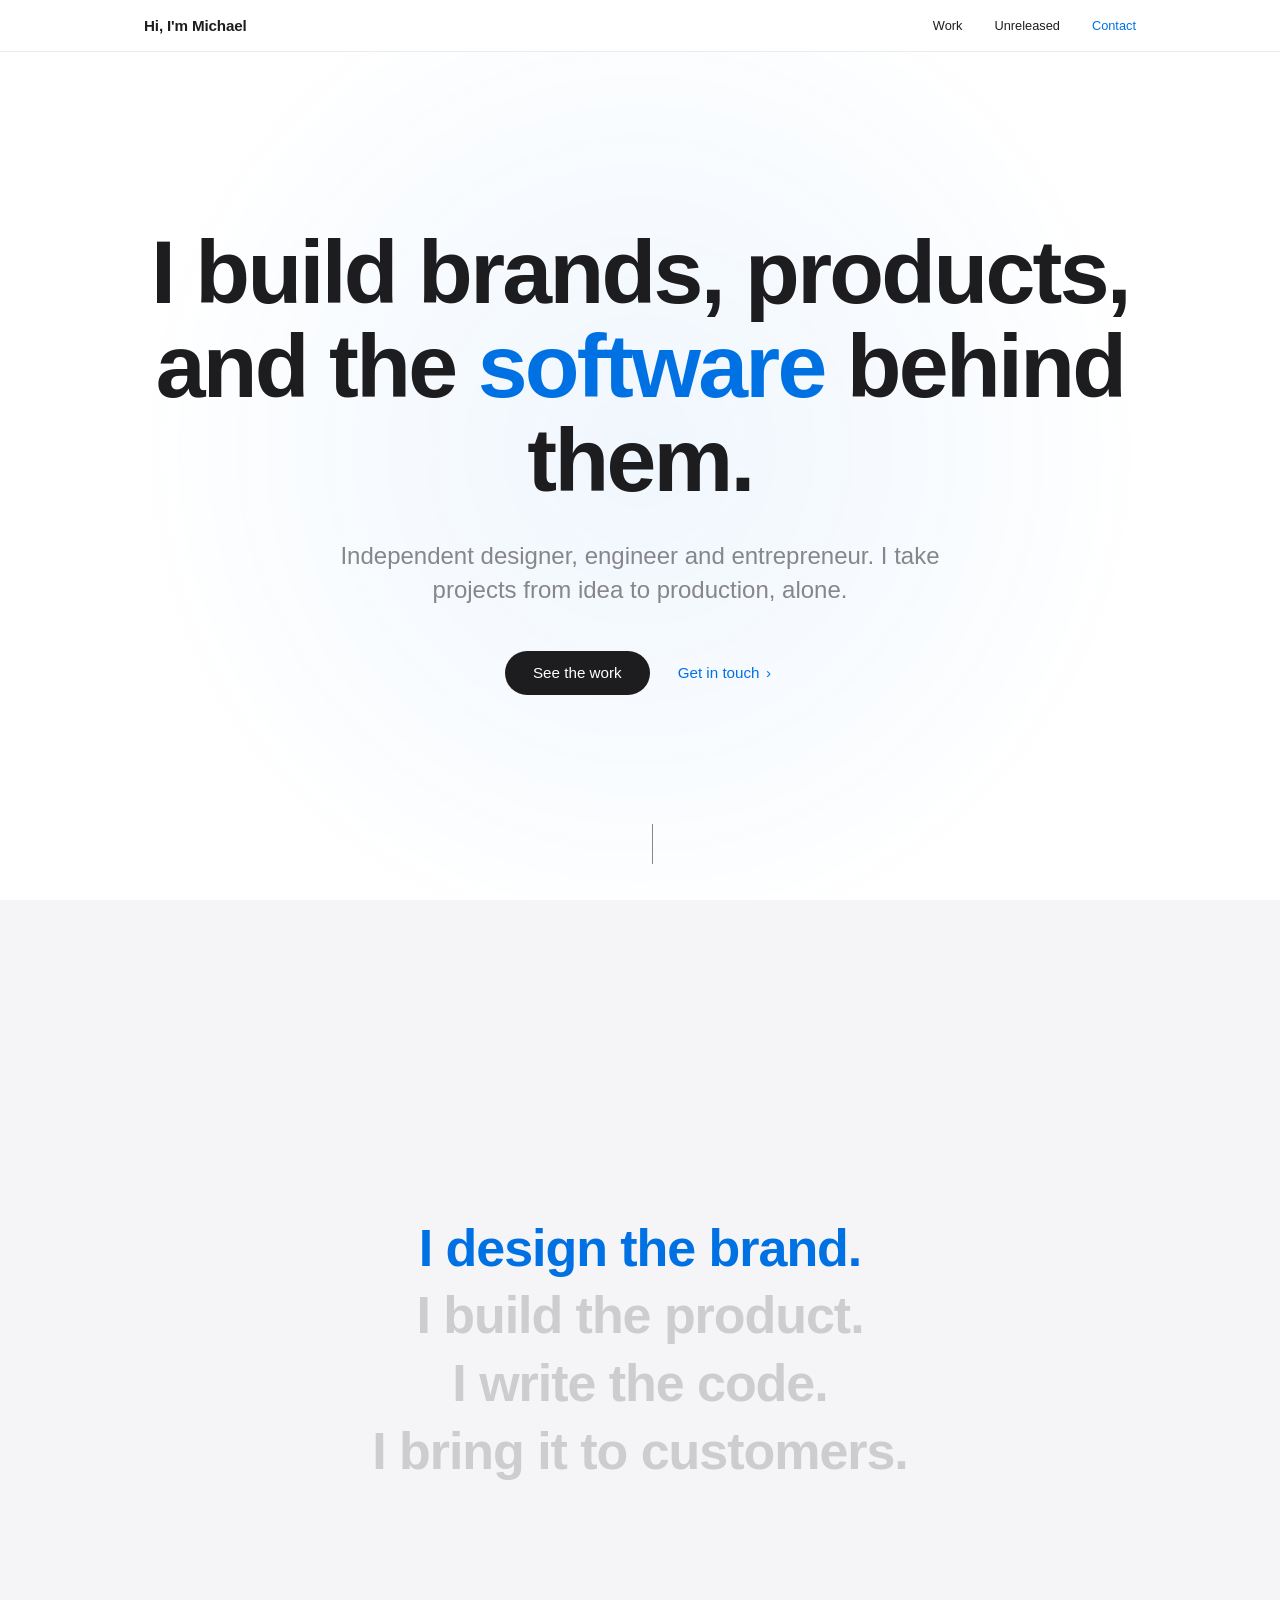
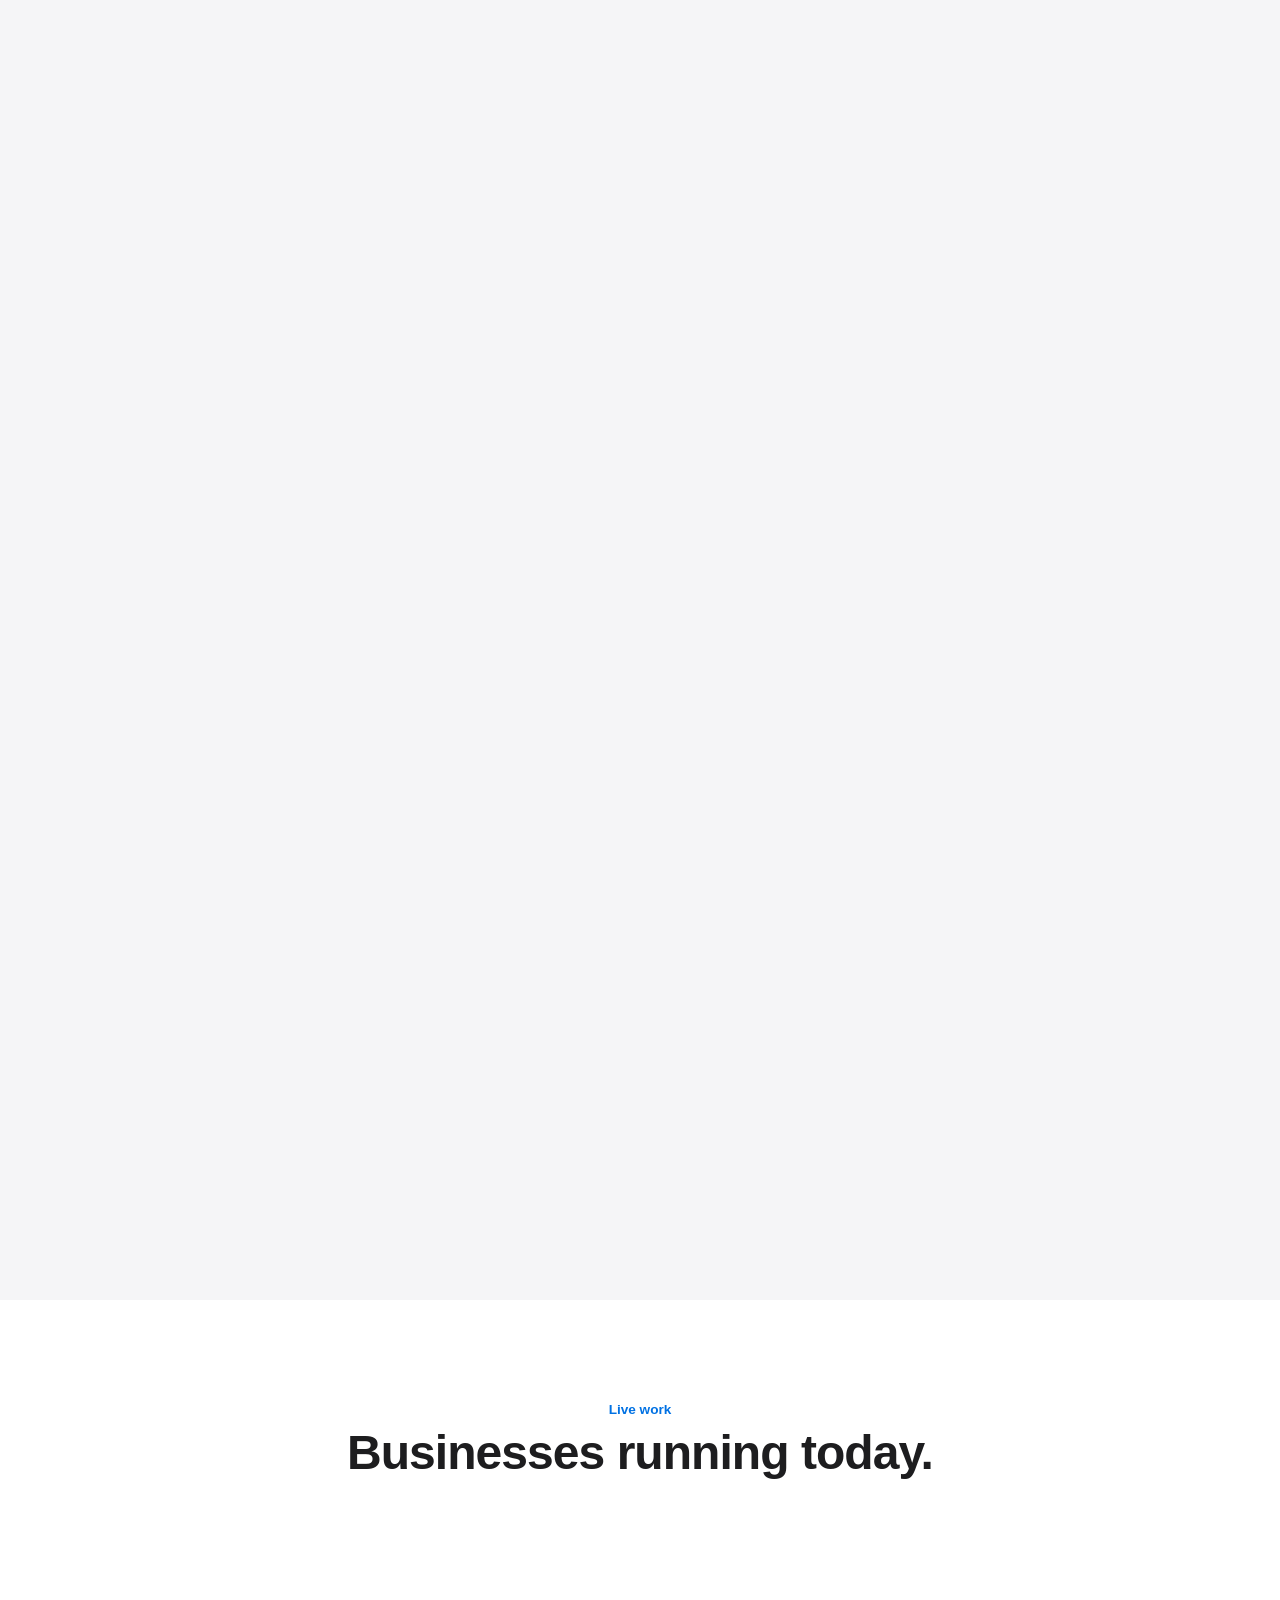
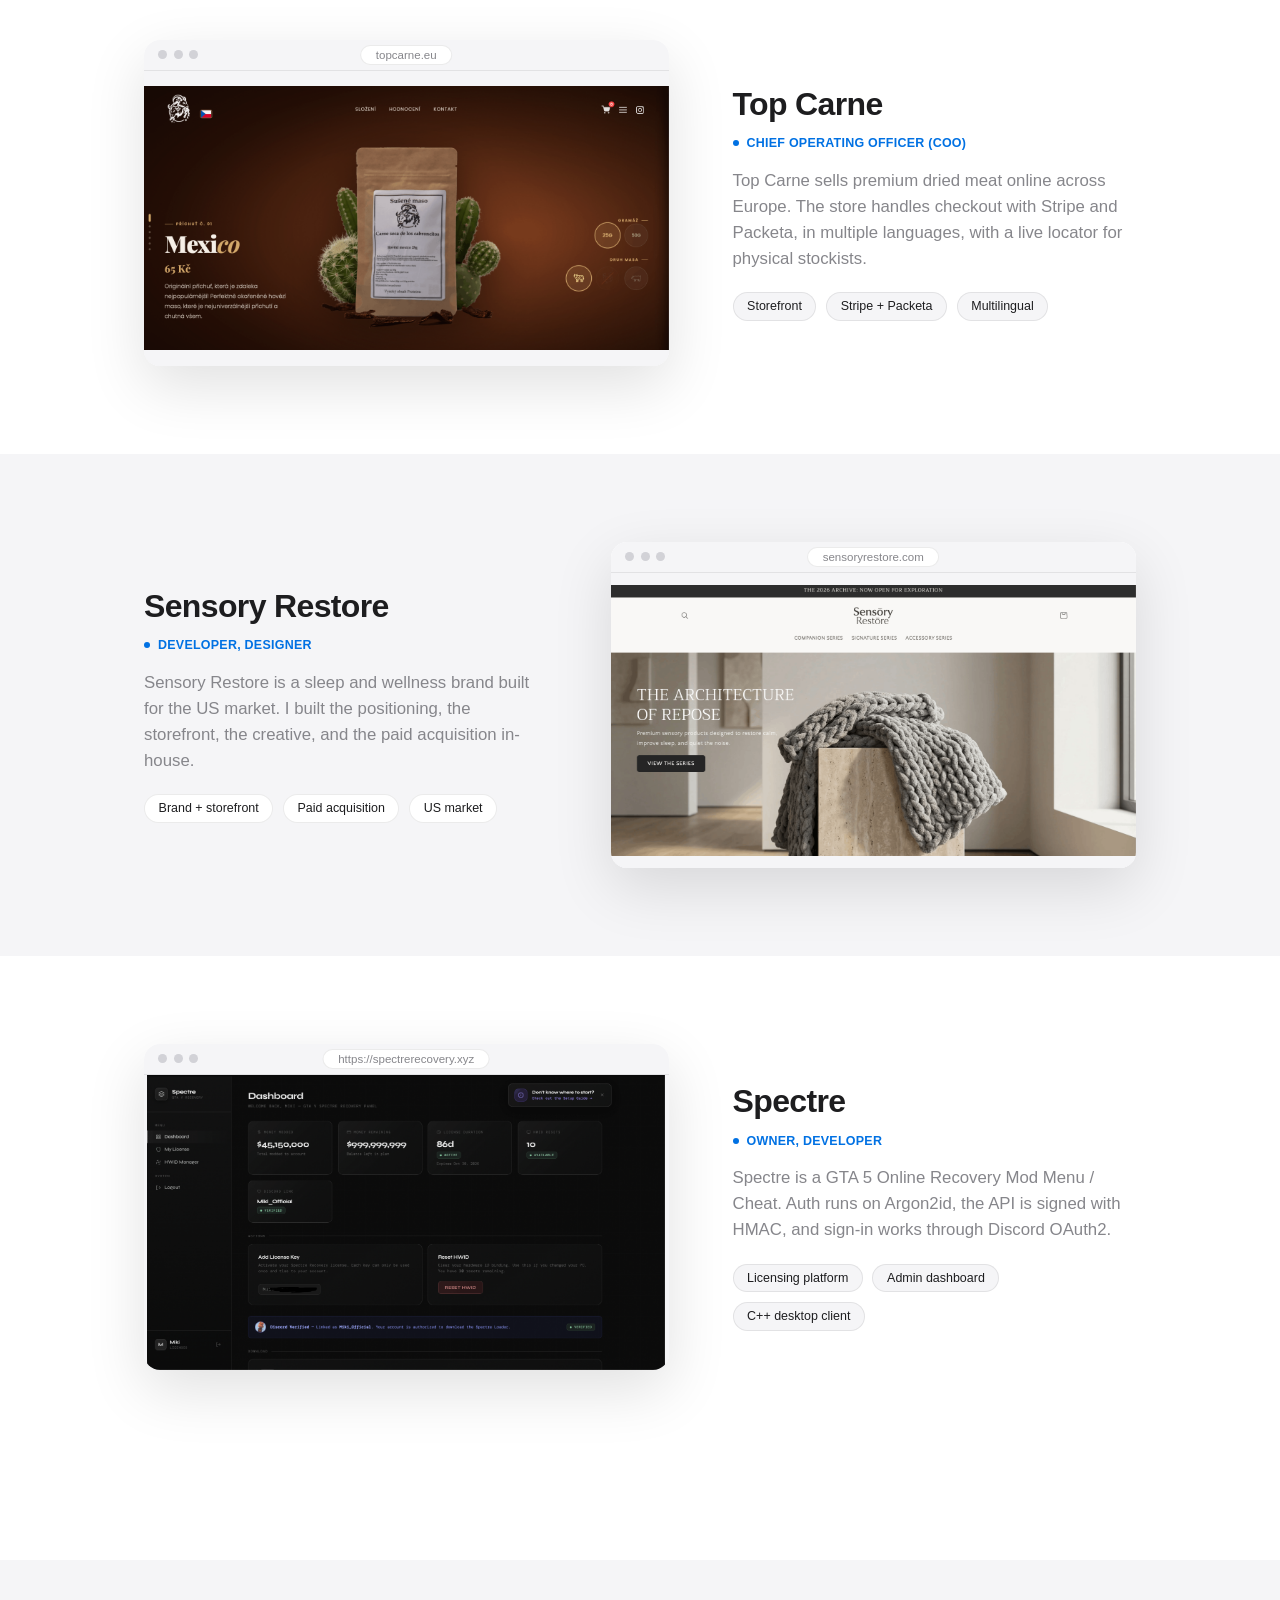
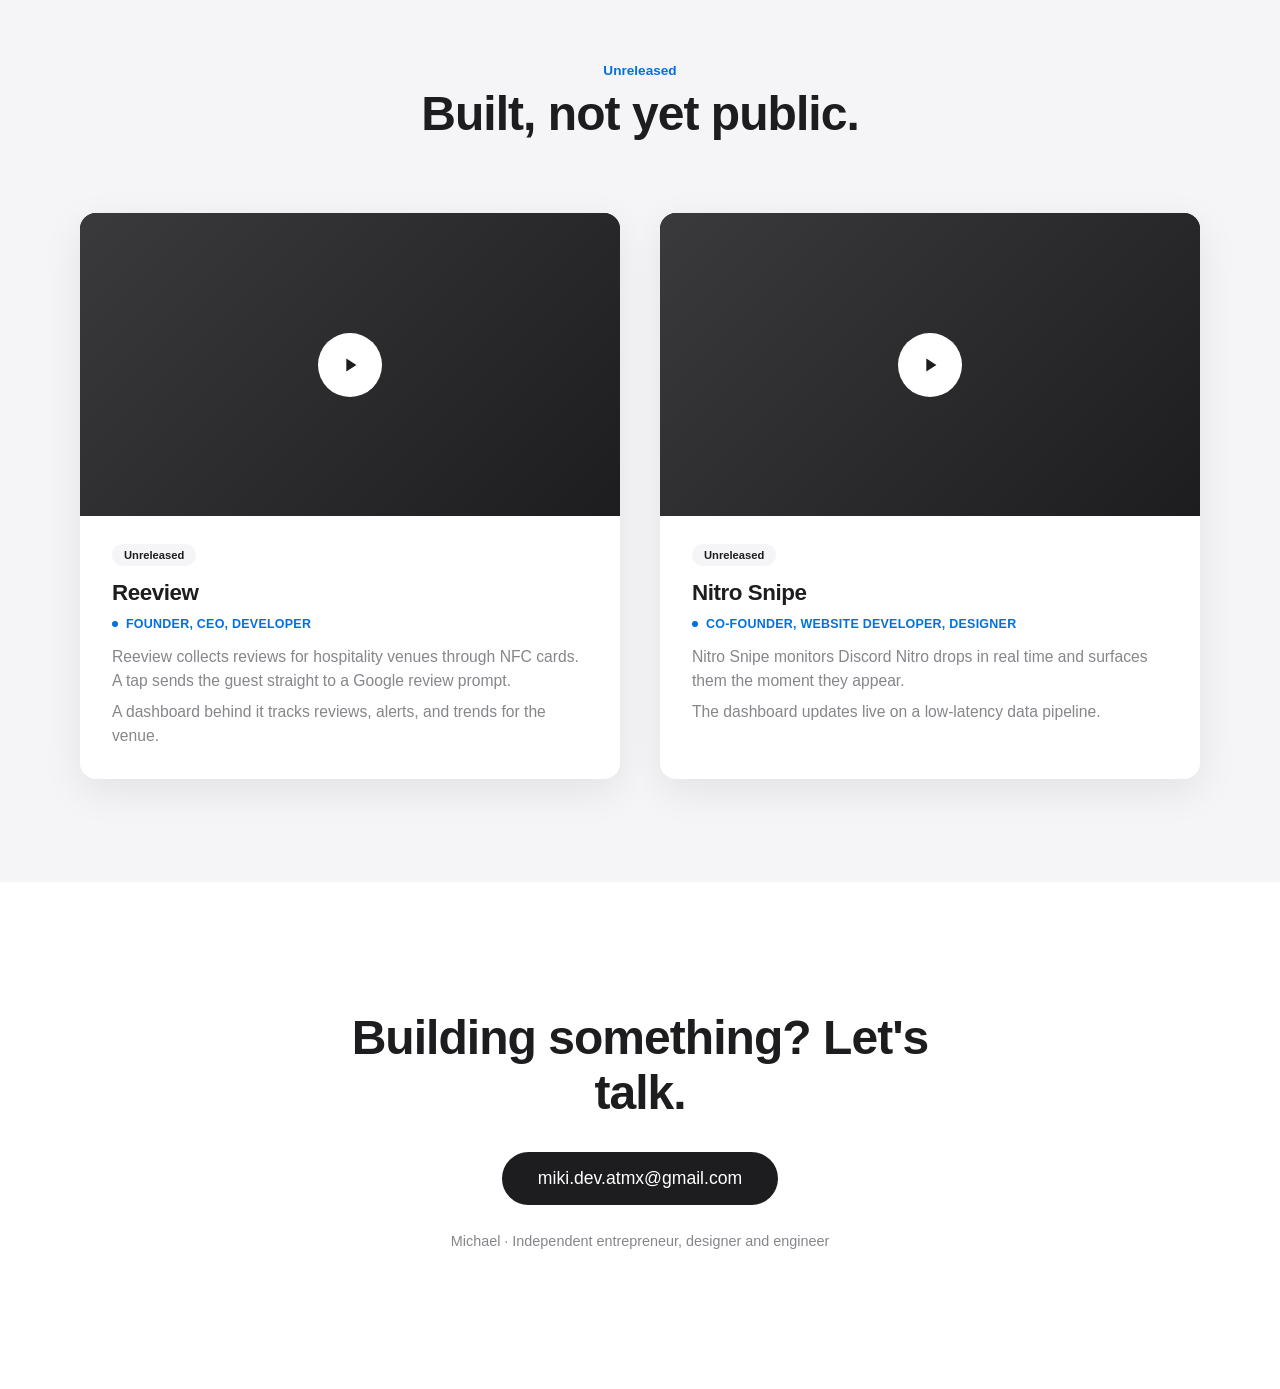
<file: index.html>
<!DOCTYPE html>
<html lang="en">
<head>
<meta charset="UTF-8">
<meta name="viewport" content="width=device-width, initial-scale=1.0">
<title>Michael — Brands, products, and the software behind them</title>
<meta name="description" content="Michael designs brands, builds products, and writes the software behind them.">
<link rel="stylesheet" href="styles.css">
<!-- Preload look-in screenshots so they're already cached by the time the
     person scrolls to the work section. Update paths if filenames change. -->
<link rel="preload" as="image" href="Assets/topcarne-fallback.png">
<link rel="preload" as="image" href="Assets/sensoryrestore-fallback.png">
<link rel="preload" as="image" href="Assets/spectre-fallback.png">
</head>
<body>

<!-- ============================= NAV ============================= -->
<header class="nav" id="nav">
  <div class="nav-inner">
    <a href="#top" class="nav-logo">Hi, I'm Michael</a>
    <nav class="nav-links" aria-label="Section navigation">
      <a href="#work" data-nav-link>Work</a>
      <a href="#unreleased" data-nav-link>Unreleased</a>
      <a href="#contact" data-nav-link>Contact</a>
    </nav>
  </div>
</header>

<main id="top">

  <!-- ============================= HERO ============================= -->
  <section class="hero">
    <div class="hero-glow" aria-hidden="true"></div>
    <div class="hero-inner">
      <h1 class="hero-headline" id="hero-headline" aria-label="I build brands, products, and the software behind them.">
        <!-- Words injected by script.js for word-by-word reveal.
             script.js wraps the word matching data-accent-word in
             .word-accent for the single-word color treatment. -->
      </h1>
      <p class="hero-subhead reveal">Independent designer, engineer and entrepreneur. I take projects from idea to production, alone.</p>
      <div class="hero-ctas reveal">
        <a href="#work" class="btn btn-primary" data-magnetic>See the work</a>
        <a href="#contact" class="btn btn-link">Get in touch <span class="chevron">›</span></a>
      </div>
    </div>
    <a href="#philosophy" class="hero-scroll-cue reveal" aria-label="Scroll to learn more">
      <span class="hero-scroll-cue-line"></span>
    </a>
  </section>

  <!-- ============================= PHILOSOPHY (pinned) ============================= -->
  <section class="philosophy" id="philosophy">
    <div class="philosophy-sticky">
      <ul class="philosophy-list" id="philosophy-list">
        <li class="philosophy-line" data-index="0">I design the brand.</li>
        <li class="philosophy-line" data-index="1">I build the product.</li>
        <li class="philosophy-line" data-index="2">I write the code.</li>
        <li class="philosophy-line" data-index="3">I bring it to customers.</li>
      </ul>
    </div>
    <!-- spacer height controls scroll length of the pin, set in CSS -->
  </section>

  <!-- ============================= LIVE WORK ============================= -->
  <section class="work" id="work">

    <div class="section-head reveal">
      <p class="eyebrow">Live work</p>
      <h2>Businesses running today.</h2>
    </div>

    <!-- ---- Top Carne ---- -->
    <article class="lookin lookin--white">
      <div class="lookin-inner">
        <div class="lookin-frame reveal" data-tilt data-lookin>
          <div class="browser-chrome">
            <span class="chrome-dot"></span>
            <span class="chrome-dot"></span>
            <span class="chrome-dot"></span>
            <span class="chrome-pill">topcarne.eu</span>
          </div>
          <div class="lookin-viewport">
            <div class="lookin-placeholder"></div>
            <img class="lookin-shot" src="Assets/topcarne-fallback.png" alt="Top Carne storefront preview" loading="lazy">
          </div>
          <a href="https://topcarne.eu" target="_blank" rel="noopener" class="lookin-overlay">
            <span class="btn btn-primary">Visit Site</span>
          </a>
        </div>
        <div class="lookin-copy reveal">
          <h3>Top Carne</h3>
          <span class="role-badge" data-role-badge>
            <span class="role-badge-text">Chief Operating Officer (COO)</span>
          </span>
          <p>Top Carne sells premium dried meat online across Europe. The store handles checkout with Stripe and Packeta, in multiple languages, with a live locator for physical stockists.</p>
          <ul class="tags">
            <li>Storefront</li>
            <li>Stripe + Packeta</li>
            <li>Multilingual</li>
          </ul>
        </div>
      </div>
    </article>

    <!-- ---- Sensory Restore ---- -->
    <article class="lookin lookin--grey">
      <div class="lookin-inner lookin-inner--reverse">
        <div class="lookin-frame reveal" data-tilt data-lookin>
          <div class="browser-chrome">
            <span class="chrome-dot"></span>
            <span class="chrome-dot"></span>
            <span class="chrome-dot"></span>
            <span class="chrome-pill">sensoryrestore.com</span>
          </div>
          <div class="lookin-viewport">
            <div class="lookin-placeholder"></div>
            <img class="lookin-shot" src="Assets/sensoryrestore-fallback.png" alt="Sensory Restore storefront preview" loading="lazy">
          </div>
          <a href="https://sensoryrestore.com" target="_blank" rel="noopener" class="lookin-overlay">
            <span class="btn btn-primary">Visit Site</span>
          </a>
        </div>
        <div class="lookin-copy reveal">
          <h3>Sensory Restore</h3>
          <span class="role-badge" data-role-badge>
            <span class="role-badge-text">Developer, Designer</span>
          </span>
          <p>Sensory Restore is a sleep and wellness brand built for the US market. I built the positioning, the storefront, the creative, and the paid acquisition in-house.</p>
          <ul class="tags">
            <li>Brand + storefront</li>
            <li>Paid acquisition</li>
            <li>US market</li>
          </ul>
        </div>
      </div>
    </article>

    <!-- ---- Spectre ---- -->
    <article class="lookin lookin--white">
      <div class="lookin-inner">
        <div class="lookin-frame reveal" data-tilt data-lookin>
          <div class="browser-chrome">
            <span class="chrome-dot"></span>
            <span class="chrome-dot"></span>
            <span class="chrome-dot"></span>
            <span class="chrome-pill">https://spectrerecovery.xyz</span>
          </div>
          <div class="lookin-viewport">
            <div class="lookin-placeholder"></div>
            <img class="lookin-shot" src="Assets/spectre-fallback.png" alt="Spectre desktop client and dashboard preview" loading="lazy">
          </div>
          <a href="https://spectrerecovery.xyz" target="_blank" rel="noopener" class="lookin-overlay">
            <span class="btn btn-primary">Visit Site</span>
          </a>
        </div>
        <div class="lookin-copy reveal">
          <h3>Spectre</h3>
          <span class="role-badge" data-role-badge>
            <span class="role-badge-text">Owner, Developer</span>
          </span>
          <p>Spectre is a GTA 5 Online Recovery Mod Menu / Cheat. Auth runs on Argon2id, the API is signed with HMAC, and sign-in works through Discord OAuth2.</p>
          <ul class="tags">
            <li>Licensing platform</li>
            <li>Admin dashboard</li>
            <li>C++ desktop client</li>
          </ul>
        </div>
      </div>
    </article>

  </section>

  <!-- ============================= UNRELEASED ============================= -->
  <section class="unreleased" id="unreleased">
    <div class="section-head reveal">
      <p class="eyebrow">Unreleased</p>
      <h2>Built, not yet public.</h2>
    </div>

    <div class="showcase-grid">

      <!-- ---- Reeview ---- -->
      <article class="showcase-card reveal" data-youtube-id="[REEVIEW_YOUTUBE_ID]">
        <div class="showcase-media">
          <button class="showcase-play" type="button" aria-label="Play Reeview video">
            <!-- Poster image placeholder: replace background in CSS or swap for a real <img> -->
            <span class="play-icon" aria-hidden="true">
              <svg viewBox="0 0 24 24" width="22" height="22"><path d="M8 5v14l11-7z" fill="currentColor"/></svg>
            </span>
          </button>
          <div class="showcase-iframe-slot"></div>
        </div>
        <div class="showcase-copy">
          <span class="pill-label">Unreleased</span>
          <h3>Reeview</h3>
          <span class="role-badge" data-role-badge>
            <span class="role-badge-text">Founder, CEO, Developer</span>
          </span>
          <p>Reeview collects reviews for hospitality venues through NFC cards. A tap sends the guest straight to a Google review prompt.</p>
          <p>A dashboard behind it tracks reviews, alerts, and trends for the venue.</p>
        </div>
      </article>

      <!-- ---- NitroSnipe ---- -->
      <article class="showcase-card reveal" data-youtube-id="w0E_7UJ7EDY">
        <div class="showcase-media">
          <button class="showcase-play" type="button" aria-label="Play NitroSnipe video">
            <span class="play-icon" aria-hidden="true">
              <svg viewBox="0 0 24 24" width="22" height="22"><path d="M8 5v14l11-7z" fill="currentColor"/></svg>
            </span>
          </button>
          <div class="showcase-iframe-slot"></div>
        </div>
        <div class="showcase-copy">
          <span class="pill-label">Unreleased</span>
          <h3>Nitro Snipe</h3>
          <span class="role-badge" data-role-badge>
            <span class="role-badge-text">Co-Founder, Website Developer, Designer</span>
          </span>
          <p>Nitro Snipe monitors Discord Nitro drops in real time and surfaces them the moment they appear.</p>
          <p>The dashboard updates live on a low-latency data pipeline.</p>
        </div>
      </article>

    </div>
  </section>

  <!-- ============================= FOOTER / CONTACT ============================= -->
  <footer class="contact" id="contact">
    <div class="contact-inner reveal">
      <h2>Building something? Let's talk.</h2>
      <!-- Contact info: replace email with the real address -->
      <a href="mailto:miki.dev.atmx@gmail.com" class="btn btn-primary" data-magnetic>miki.dev.atmx@gmail.com</a>
      <p class="contact-meta">Michael · Independent entrepreneur, designer and engineer</p>
    </div>
  </footer>

</main>

<script src="script.js"></script>
</body>
</html>
</file>
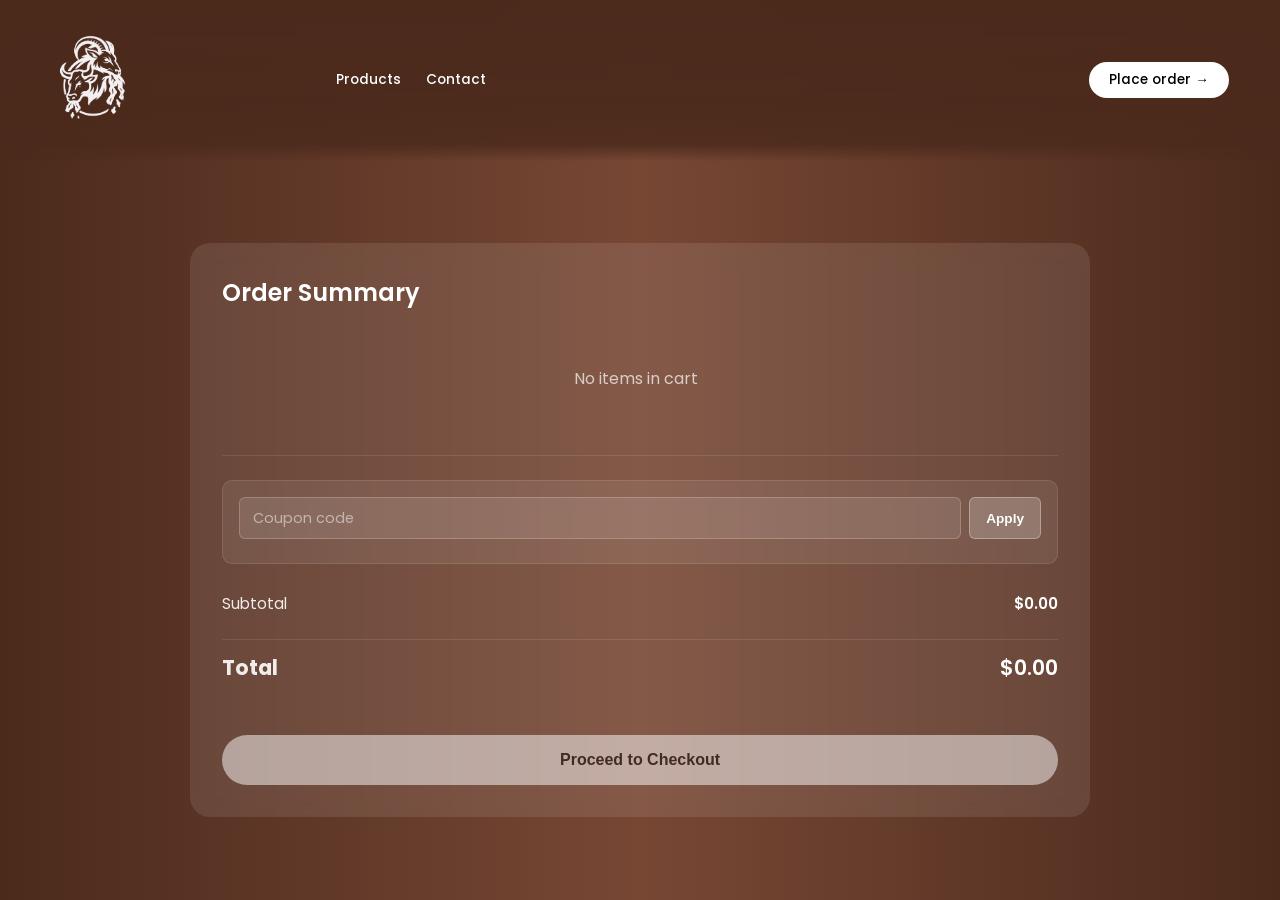
<file: Order.html>
<!DOCTYPE html>
<html lang="en">
<head>
  <meta charset="UTF-8" />
  <meta name="viewport" content="width=device-width, initial-scale=1, viewport-fit=cover">
  <link rel="manifest" href="/manifest.json">
  <meta name="apple-mobile-web-app-capable" content="yes">
  <meta name="apple-mobile-web-app-status-bar-style" content="black-translucent">

  <title>Checkout - Suja Organic</title>
  <link href="https://fonts.googleapis.com/css2?family=Poppins:wght@400;600;700&display=swap" rel="stylesheet">
  <style>
    * {
      margin: 0;
      padding: 0;
      box-sizing: border-box;
    }

    html, body {
      overscroll-behavior: none;
      height: 100vh;
      width: 100vw;
    }

    body {
      font-family: 'Poppins', sans-serif;
      width: 100vw;
      background: linear-gradient(90deg, #4B2A1C 0%, #774734 50%, #4B2A1C 100%);
      margin: 0;
      padding: 0;
      padding-bottom: env(safe-area-inset-bottom, 0);
      padding-top: env(safe-area-inset-top, 0);
      display: flex;
      flex-direction: column;
      overflow-y: auto;
    }

    /* Navigation */
    .nav {
      position: fixed;
      top: 0;
      left: 0;
      right: 0;
      display: flex;
      justify-content: space-between;
      align-items: center;
      z-index: 100;
      padding: 2rem clamp(1.5rem, 4vw, 4rem);
      background: linear-gradient(180deg, 
        rgba(75, 42, 28, 0.98) 0%, 
        rgba(75, 42, 28, 0.95) 70%, 
        rgba(75, 42, 28, 0.85) 90%, 
        rgba(75, 42, 28, 0) 100%);
      backdrop-filter: blur(10px);
      flex-shrink: 0;
    }

    .logo img {
      height: clamp(75px, 7vw, 110px); /* Increased from 65-90px */
      width: auto;
      object-fit: contain;
    }

    @media (max-width: 768px) {
      .nav {
        justify-content: center;
        padding: 1.5rem;
        flex-shrink: 0;
      }
      
      .logo {
        flex: none;
      }
      
      .logo img {
        height: clamp(70px, 6.5vw, 100px); /* Bigger on mobile too */
      }
      
      .nav-links,
      .nav-right {
        display: none;
      }
    }

    .nav-links {
      display: flex;
      gap: clamp(1rem, 2vw, 2.5rem);
      color: white;
      font-weight: 500;
      flex: 1;
      justify-content: center;
      font-size: clamp(0.85rem, 1vw, 1rem);
    }

    .nav-links a {
      color: white;
      text-decoration: none;
      transition: opacity 0.3s;
    }

    .nav-links a:hover {
      opacity: 0.7;
    }

    .nav-right {
      flex: 1;
      display: flex;
      justify-content: flex-end;
    }

    .place-order-btn {
      background: white;
      color: #000000;
      padding: 0.5rem 1.25rem;
      border-radius: 50px;
      font-weight: 500;
      text-decoration: none;
      transition: transform 0.3s;
      font-size: clamp(0.85rem, 1vw, 1rem);
      white-space: nowrap;
    }

    .place-order-btn:hover {
      transform: scale(1.05);
    }

    @media (max-width: 768px) {
      .nav {
        justify-content: center;
        padding: 1.5rem;
        flex-shrink: 0;
      }
      
      .logo {
        flex: none;
      }
      
      .nav-links,
      .nav-right {
        display: none;
      }
    }

    /* Main Checkout Content */
    .checkout-container {
      flex: 1;
      padding: 2rem clamp(1.5rem, 4vw, 4rem);
      margin-top: 160px; /* Increased from 140px */
      display: flex;
      justify-content: center;
      align-items: center; /* Changed from flex-start to center */
      min-height: calc(100vh - 160px);
    }

    @media (max-width: 768px) {
      .checkout-container {
        margin-top: 140px; /* Increased from 120px */
        padding: 1rem;
        min-height: calc(100vh - 140px);
      }
    }

    .checkout-grid {
      display: flex;
      align-items: flex-start;
      justify-content: center;
      width: 100%;
      max-width: 900px;
      position: relative;
    }

    @media (max-width: 768px) {
      .checkout-grid {
        flex-direction: column;
      }
    }

    .order-summary {
      background: rgba(255, 255, 255, 0.1);
      backdrop-filter: blur(10px);
      border-radius: 20px;
      padding: 2rem;
      color: white;
      width: 100%;
      max-width: 900px;
      display: flex;
      flex-direction: column;
      min-height: 500px;
      visibility: visible;
      opacity: 1;
      transform: scale(1);
      transition: opacity 0.35s cubic-bezier(0.4, 0, 0.2, 1),
                  transform 0.35s cubic-bezier(0.4, 0, 0.2, 1),
                  visibility 0s linear 0s;
    }

    .order-summary.hidden {
      visibility: hidden;
      opacity: 0;
      transform: scale(0.92);
      transition: opacity 0.35s cubic-bezier(0.4, 0, 0.2, 1),
                  transform 0.35s cubic-bezier(0.4, 0, 0.2, 1),
                  visibility 0s linear 0.35s;
      pointer-events: none;
    }
        @media (max-width: 768px) {
      .order-summary {
        padding: 1.2rem;
        border-radius: 20px;
        max-width: 100%;
      }
    }

    .order-summary h3 {
      font-size: 1.5rem;
      margin-bottom: 1.5rem;
      font-weight: 600;
    }

    @media (max-width: 768px) {
      .order-summary h3 {
        font-size: 1.2rem;
        margin-bottom: 1rem;
      }
    }

    /* Cart Items Grid */
    .cart-items {
      display: grid;
      grid-template-columns: repeat(auto-fill, minmax(200px, 1fr));
      gap: 1.5rem;
      margin-bottom: 2rem;
      flex: 1;
      max-height: 400px;
      overflow-y: auto;
      padding-right: 0.5rem;
    }

    .cart-items::-webkit-scrollbar {
      width: 6px;
    }

    .cart-items::-webkit-scrollbar-track {
      background: rgba(255, 255, 255, 0.05);
      border-radius: 10px;
    }

    .cart-items::-webkit-scrollbar-thumb {
      background: rgba(255, 255, 255, 0.2);
      border-radius: 10px;
    }

    .cart-items::-webkit-scrollbar-thumb:hover {
      background: rgba(255, 255, 255, 0.3);
    }

    @media (max-width: 768px) {
      .cart-items {
        grid-template-columns: repeat(2, 1fr);
        gap: 1rem;
        margin-bottom: 1rem;
        max-height: 350px;
      }
    }

    .cart-empty {
      grid-column: 1 / -1;
      text-align: center;
      opacity: 0.7;
      padding: 2rem;
      font-size: 1rem;
    }

    /* Cart Item Card */
    .cart-item {
      background: rgba(255, 255, 255, 0.08);
      padding: 1rem;
      border-radius: 15px;
      border: 1px solid rgba(255, 255, 255, 0.1);
      display: flex;
      flex-direction: column;
      gap: 0.75rem;
      position: relative;
      transition: all 0.3s;
    }

    .cart-item:hover {
      background: rgba(255, 255, 255, 0.12);
      transform: translateY(-2px);
    }

    @media (max-width: 768px) {
      .cart-item {
        padding: 0.75rem;
      }
    }

    .cart-item-image {
      width: 100%;
      height: 120px;
      background: rgba(255, 255, 255, 0.05);
      border-radius: 10px;
      display: flex;
      align-items: center;
      justify-content: center;
      overflow: hidden;
    }

    @media (max-width: 768px) {
      .cart-item-image {
        height: 100px;
      }
    }

    .cart-item-image img {
      max-width: 90%;
      max-height: 90%;
      object-fit: contain;
    }

    .cart-item-info {
      display: flex;
      flex-direction: column;
      gap: 0.5rem;
    }

    .cart-item-name {
      font-weight: 600;
      font-size: 0.95rem;
    }

    @media (max-width: 768px) {
      .cart-item-name {
        font-size: 0.85rem;
      }
    }

    .cart-item-details {
      font-size: 0.8rem;
      opacity: 0.75;
      display: flex;
      flex-wrap: wrap;
      gap: 0.5rem;
    }

    .cart-item-details span {
      background: rgba(255, 255, 255, 0.1);
      padding: 0.25rem 0.5rem;
      border-radius: 4px;
    }

    .cart-item-price {
      font-weight: 600;
      font-size: 0.95rem;
    }

    @media (max-width: 768px) {
      .cart-item-price {
        font-size: 0.85rem;
      }
    }

    .cart-item-remove {
      position: absolute;
      top: 0.5rem;
      right: 0.5rem;
      background: rgba(255, 68, 68, 0.8);
      color: white;
      border: none;
      width: 28px;
      height: 28px;
      border-radius: 50%;
      cursor: pointer;
      transition: all 0.3s;
      font-weight: bold;
      display: flex;
      align-items: center;
      justify-content: center;
      font-size: 1.2rem;
    }

    .cart-item-remove:hover {
      background: #ff4444;
      transform: scale(1.1);
    }

    /* Summary Section */
    .summary-section {
      margin-top: auto;
      border-top: 1px solid rgba(255, 255, 255, 0.1);
      padding-top: 1.5rem;
    }

    @media (max-width: 768px) {
      .summary-section {
        padding-top: 1rem;
      }
    }

    .coupon-section {
      background: rgba(255, 255, 255, 0.08);
      padding: 1rem;
      border-radius: 10px;
      margin-bottom: 1rem;
      border: 1px solid rgba(255, 255, 255, 0.1);
    }

    .coupon-input-group {
      display: flex;
      gap: 0.5rem;
      margin-bottom: 0.5rem;
    }

    .coupon-input {
      flex: 1;
      padding: 0.6rem 0.8rem;
      background: rgba(255, 255, 255, 0.1);
      border: 1px solid rgba(255, 255, 255, 0.2);
      border-radius: 6px;
      color: white;
      font-family: 'Poppins', sans-serif;
      font-size: 0.9rem;
      transition: all 0.3s;
    }

    .coupon-input:focus {
      outline: none;
      background: rgba(255, 255, 255, 0.15);
      border-color: rgba(255, 255, 255, 0.3);
    }

    .coupon-input::placeholder {
      color: rgba(255, 255, 255, 0.5);
    }

    .coupon-btn {
      padding: 0.6rem 1rem;
      background: rgba(255, 255, 255, 0.2);
      color: white;
      border: 1px solid rgba(255, 255, 255, 0.3);
      border-radius: 6px;
      font-weight: 600;
      font-size: 0.85rem;
      cursor: pointer;
      transition: all 0.3s;
    }

    .coupon-btn:hover {
      background: rgba(255, 255, 255, 0.3);
    }

    .coupon-message {
      font-size: 0.8rem;
      margin-top: 0.5rem;
    }

    .coupon-message.success {
      color: #81c784;
    }

    .coupon-message.error {
      color: #ef5350;
    }

    .coupon-applied {
      display: flex;
      align-items: center;
      justify-content: space-between;
      padding: 0.75rem;
      background: rgba(129, 199, 132, 0.2);
      border: 1px solid rgba(129, 199, 132, 0.4);
      border-radius: 6px;
      margin-bottom: 0.5rem;
    }

    .coupon-applied-text {
      font-size: 0.9rem;
      color: #81c784;
    }

    .coupon-remove {
      background: none;
      border: none;
      color: #81c784;
      cursor: pointer;
      font-weight: 600;
      font-size: 0.8rem;
      transition: all 0.3s;
    }

    .coupon-remove:hover {
      color: #ef5350;
    }

    .summary-rows {
      display: flex;
      flex-direction: column;
      gap: 0.75rem;
      margin-bottom: 1rem;
    }

    .summary-row {
      display: flex;
      justify-content: space-between;
      align-items: center;
      padding: 0.75rem 0;
      font-size: 0.95rem;
    }

    @media (max-width: 768px) {
      .summary-row {
        padding: 0.6rem 0;
        font-size: 0.85rem;
      }
    }

    .summary-row.total {
      font-size: 1.3rem;
      font-weight: 700;
      padding-top: 0.75rem;
      border-top: 1px solid rgba(255, 255, 255, 0.1);
    }

    @media (max-width: 768px) {
      .summary-row.total {
        font-size: 1.1rem;
      }
    }

    .summary-label {
      opacity: 0.9;
    }

    .summary-value {
      font-weight: 600;
    }

    .summary-value.discount {
      color: #81c784;
    }

    .checkout-btn {
      background: white;
      color: #000000;
      padding: 1rem 2rem;
      border-radius: 50px;
      font-weight: 600;
      font-size: 1rem;
      border: none;
      cursor: pointer;
      transition: all 0.3s;
      width: 100%;
      margin-top: 1.5rem;
    }

    .checkout-btn:hover:not(:disabled) {
      transform: scale(1.02);
      box-shadow: 0 10px 30px rgba(0, 0, 0, 0.3);
    }

    .checkout-btn:active:not(:disabled) {
      transform: scale(0.98);
    }

    .checkout-btn:disabled {
      opacity: 0.5;
      cursor: not-allowed;
    }

    @media (max-width: 768px) {
      .checkout-btn {
        padding: 0.9rem 1.5rem;
        font-size: 0.95rem;
        margin-top: 1rem;
      }
    }


    .payment-section {
      background: rgba(255, 255, 255, 0.1);
      backdrop-filter: blur(10px);
      border-radius: 20px;
      padding: 1.5rem;
      color: white;
      width: 100%;
      max-width: 500px;
      display: flex;
      flex-direction: column;
      align-items: center;
      justify-content: center;
      visibility: hidden;
      opacity: 0;
      transform: scale(0.92);
      transition: opacity 0.35s cubic-bezier(0.4, 0, 0.2, 1),
                  transform 0.35s cubic-bezier(0.4, 0, 0.2, 1),
                  visibility 0s linear 0.35s;
      position: fixed;
      top: 50%;
      left: 50%;
      transform: translate(-50%, -50%) scale(0.92);
      z-index: 99;
    }

    .payment-section.active {
      visibility: visible;
      opacity: 1;
      transform: translate(-50%, -50%) scale(1);
      transition: opacity 0.35s cubic-bezier(0.4, 0, 0.2, 1),
                  transform 0.35s cubic-bezier(0.4, 0, 0.2, 1),
                  visibility 0s linear 0s;
    }

    @media (max-width: 768px) {
      .payment-section {
        padding: 1rem;
        max-width: 95%;
        top: 50%;
        left: 50%;
        transform: translate(-50%, -50%) scale(0.92);
      }
      
      .payment-section.active {
        transform: translate(-50%, -50%) scale(1);
      }
    }

    .payment-container {
      background: transparent;
      backdrop-filter: none;
      border-radius: 0;
      padding: 0;
      color: white;
      text-align: center;
      max-width: 100%;
      width: 100%;
    }

    .payment-title {
      font-size: clamp(1.2rem, 3vw, 1.6rem);
      font-weight: 700;
      margin-bottom: clamp(1rem, 2vw, 1.5rem);
      color: white;
    }


    .payment-methods {
      display: flex;
      flex-direction: column;
      gap: clamp(0.9rem, 2vw, 1.1rem); /* Increased from 0.6-0.8rem */
    }

    .payment-method {
      background: linear-gradient(135deg, #5b5bff 0%, #3f3fbf 100%);
      border: none;
      border-radius: 10px;
      padding: clamp(0.75rem, 1.5vw, 1rem) clamp(0.9rem, 2vw, 1.2rem);
      cursor: pointer;
      transition: transform 0.25s cubic-bezier(0.4, 0, 0.2, 1),
                  box-shadow 0.25s cubic-bezier(0.4, 0, 0.2, 1);
      display: flex;
      align-items: center;
      justify-content: flex-start;
      gap: clamp(0.7rem, 1.5vw, 1rem);
      font-weight: 600;
      font-size: clamp(0.85rem, 1.2vw, 0.95rem);
      color: white;
    }

    .payment-method:nth-child(1) {
      background: linear-gradient(135deg, #5b5bff 0%, #3f3fbf 100%);
    }

    .payment-method:nth-child(2) {
      background: linear-gradient(135deg, #ff9500 0%, #ff6b00 100%);
    }

    .payment-method:nth-child(3) {
      background: linear-gradient(135deg, #0052cc 0%, #003366 100%);
    }

    .payment-method:hover {
      transform: translateY(-4px);
      box-shadow: 0 10px 30px rgba(0, 0, 0, 0.3);
    }

    .payment-method-icon {
      width: clamp(40px, 6vw, 48px);
      height: clamp(40px, 6vw, 48px);
      display: flex;
      align-items: center;
      justify-content: center;
      flex-shrink: 0;
    }

    .payment-method-icon img {
      width: clamp(28px, 4vw, 36px);
      height: clamp(28px, 4vw, 36px);
      object-fit: contain;
      filter: brightness(0) invert(1);
    }

    .payment-method-text {
      flex: 1;
      text-align: left;
    }

    .payment-method-name {
      font-size: clamp(0.9rem, 1.5vw, 1rem);
      font-weight: 700;
      display: block;
      line-height: 1.2;
    }

    .payment-method-desc {
      font-size: clamp(0.75rem, 1vw, 0.85rem);
      opacity: 0.9;
      display: block;
      font-weight: 400;
      line-height: 1.2;
    }

    .payment-back-btn {
      background: rgba(255, 255, 255, 0.2);
      color: white;
      border: none;
      padding: clamp(0.6rem, 1.2vw, 0.7rem) clamp(1rem, 1.8vw, 1.3rem);
      border-radius: 50px;
      font-weight: 600;
      cursor: pointer;
      margin-top: clamp(1rem, 2vw, 1.5rem);
      transition: all 0.25s cubic-bezier(0.4, 0, 0.2, 1);
      font-size: clamp(0.8rem, 0.9vw, 0.9rem);
    }

    .payment-back-btn:hover {
      background: rgba(255, 255, 255, 0.3);
      transform: translateY(-2px);
    }

    .checkout-wrapper {
      position: relative;
      width: 100%;
      display: flex;
      justify-content: center;
      align-items: center;
    }
    .checkout-grid {
      display: flex;
      align-items: flex-start;
      justify-content: center;
      width: 100%;
      max-width: 900px;
      position: relative;
      min-height: 500px;
    }

    @media (max-width: 768px) {
      .checkout-grid {
        flex-direction: column;
        align-items: center; /* Center on mobile */
      }
    }
  </style>
</head>
<body>

  <!-- Navigation -->
  <nav class="nav">
    <div class="logo">
      <img src="Images/Icons/Logo.png" alt="Logo">
    </div>
    <div class="nav-links">
      <a href="Order.html">Products</a>
      <a href="Contact.html">Contact</a>
    </div>
    <div class="nav-right">
      <a href="Order.html" class="place-order-btn">Place order →</a>
    </div>
  </nav>

  <!-- Checkout Content -->
  <div class="checkout-container">
    <div class="checkout-wrapper">
      <div class="checkout-grid">
        
        <!-- Order Summary -->
        <div class="order-summary" id="orderSummary">
          <h3>Order Summary</h3>
          
          <!-- Cart Items Grid -->
          <div class="cart-items" id="cartItems">
            <div class="cart-empty">No items in cart</div>
          </div>

          <!-- Summary Section -->
          <div class="summary-section" id="summarySection">
            
            <!-- Coupon Section (always visible now) -->
            <div class="coupon-section">
              <div id="appliedCoupon" style="display: none;"></div>
              <div id="couponInputGroup" style="display: block;">
                <div class="coupon-input-group">
                  <input type="text" id="couponInput" class="coupon-input" placeholder="Coupon code">
                  <button class="coupon-btn" onclick="applyCoupon()">Apply</button>
                </div>
                <div id="couponMessage" class="coupon-message"></div>
              </div>
            </div>

            <!-- Summary Rows -->
            <div class="summary-rows">
              <div class="summary-row">
                <span class="summary-label">Subtotal</span>
                <span class="summary-value">$<span id="subtotal">0.00</span></span>
              </div>
              <div class="summary-row" id="discountRow" style="display: none;">
                <span class="summary-label">Discount</span>
                <span class="summary-value discount">-$<span id="discount">0.00</span></span>
              </div>
              <div class="summary-row" id="feeRow" style="display: none;">
                <span class="summary-label">Payment Fee</span>
                <span class="summary-value">$<span id="fee">0.00</span></span>
              </div>
              <div class="summary-row total">
                <span class="summary-label">Total</span>
                <span class="summary-value">$<span id="total">0.00</span></span>
              </div>
            </div>
          </div>

          <button class="checkout-btn" id="checkoutBtn" onclick="proceedToPayment()" disabled>Proceed to Checkout</button>
        </div>

        <!-- Payment Methods Section -->
        <div class="payment-section" id="paymentSection">
          <div class="payment-container">
            <div class="payment-title">Select Payment Method</div>
            
            <div class="payment-methods">
              <div class="payment-method" onclick="selectPayment('credit')">
                <div class="payment-method-icon">
                  <img src="Images/Icons/credit-card.png" alt="Credit Card">
                </div>
                <div class="payment-method-text">
                  <span class="payment-method-name">Credit/Debit Card</span>
                  <span class="payment-method-desc">Pay with Stripe (4% fee)</span>
                </div>
              </div>
              <div class="payment-method" onclick="selectPayment('crypto')">
                <div class="payment-method-icon">
                  <img src="Images/Icons/bitcoin.png" alt="Cryptocurrency">
                </div>
                <div class="payment-method-text">
                  <span class="payment-method-name">Cryptocurrency</span>
                  <span class="payment-method-desc">BTC, ETH, LTC, SOL (1.5% fee)</span>
                </div>
              </div>
              <div class="payment-method" onclick="selectPayment('paypal')">
                <div class="payment-method-icon">
                  <img src="Images/Icons/paypal.png" alt="PayPal">
                </div>
                <div class="payment-method-text">
                  <span class="payment-method-name">PayPal</span>
                  <span class="payment-method-desc">Friends & Family (2.5% fee)</span>
                </div>
              </div>
            </div>

            <button class="payment-back-btn" onclick="backToCheckout()">← Back to Order Summary</button>
          </div>
        </div>
      </div>
    </div>
  </div>

  <script>
    // Configuration (removed PHP)
    const HAS_CONNECTION = true;

    // Products
    const products = {
      'PROD_001': {
        id: 'PROD_001',
        name: 'Mexico',
        image: 'Images/Flavors/Mexico.png'
      },
      'PROD_002': {
        id: 'PROD_002',
        name: 'Desperádo',
        image: 'Images/Flavors/Mexico.png'
      }
    };

    // State
    let cart = [];
    let appliedCoupon = null;
    let selectedPaymentMethod = null;

    const cartItems = document.getElementById('cartItems');
    const subtotalEl = document.getElementById('subtotal');
    const totalEl = document.getElementById('total');
    const checkoutBtn = document.getElementById('checkoutBtn');
    const couponInput = document.getElementById('couponInput');
    const couponMessage = document.getElementById('couponMessage');
    const paymentSection = document.getElementById('paymentSection');
    const orderSummary = document.getElementById('orderSummary');
    const feeEl = document.getElementById('fee');
    const feeRow = document.getElementById('feeRow');

    function loadCartFromCookies() {
      const nameEQ = 'cart=';
      const ca = document.cookie.split(';');
      for (let i = 0; i < ca.length; i++) {
        let c = ca[i];
        while (c.charAt(0) === ' ') c = c.substring(1, c.length);
        if (c.indexOf(nameEQ) === 0) {
          try {
            cart = JSON.parse(c.substring(nameEQ.length, c.length));
            return;
          } catch (e) {
            console.log('Error parsing cart cookie:', e);
          }
        }
      }
      cart = [];
    }

    function updateCartDisplay() {
      if (cart.length === 0) {
        cartItems.innerHTML = '<div class="cart-empty">No items in cart</div>';
      } else {
        cartItems.innerHTML = cart.map((item, index) => `
          <div class="cart-item">
            <div class="cart-item-image">
              <img src="${products[item.productId]?.image || 'Images/Flavors/Mexico.png'}" alt="${item.productName}">
            </div>
            <div class="cart-item-info">
              <div class="cart-item-name">${item.productName}</div>
              <div class="cart-item-details">
                <span>${item.animal.charAt(0).toUpperCase() + item.animal.slice(1)}</span>
                <span>${item.size}G</span>
                <span>Qty: ${item.quantity}</span>
              </div>
              <div class="cart-item-price">$${(item.price * item.quantity).toFixed(2)}</div>
            </div>
            <button class="cart-item-remove" onclick="removeFromCart(${index})" title="Remove item">×</button>
          </div>
        `).join('');
      }

      updateOrderSummary();
    }

    function removeFromCart(index) {
      cart.splice(index, 1);
      saveCookieCart();
      updateCartDisplay();
    }

    function saveCookieCart() {
      const expires = new Date();
      expires.setTime(expires.getTime() + 7 * 24 * 60 * 60 * 1000);
      document.cookie = `cart=${JSON.stringify(cart)};expires=${expires.toUTCString()};path=/`;
    }

    // Dummy coupon handler (no PHP backend)
    function applyCoupon() {
      const code = couponInput.value.trim();
      if (!code) {
        showCouponMessage('Please enter a coupon code', 'error');
        return;
      }

      // No backend: always reject
      showCouponMessage('Coupon feature unavailable in demo mode', 'error');
    }

    function showCouponMessage(msg, type) {
      couponMessage.textContent = msg;
      couponMessage.className = 'coupon-message ' + type;
    }

    function updateOrderSummary() {
      let subtotal = cart.reduce((sum, item) => sum + item.price * item.quantity, 0);
      subtotalEl.textContent = subtotal.toFixed(2);
      totalEl.textContent = subtotal.toFixed(2);
      checkoutBtn.disabled = cart.length === 0;
    }

    function proceedToPayment() {
      orderSummary.classList.add('hidden');
      paymentSection.classList.add('active');
    }

    function backToCheckout() {
      paymentSection.classList.remove('active');
      orderSummary.classList.remove('hidden');
    }

    loadCartFromCookies();
    updateCartDisplay();
  </script>
</body>
</html>
</file>
<file: styles.css>
/* =========================================================================
   MICHAEL — PORTFOLIO
   Apple-style design system: white/grey panels, near-black type, single
   blue accent, huge type scale, restrained motion.
   ========================================================================= */

:root {
  /* ---- Color ---- */
  --white: #ffffff;
  --grey-panel: #f5f5f7;
  --ink: #1d1d1f;
  --ink-secondary: #86868b;
  --blue: #0071e3;
  --blue-dim: #0058b3;
  --hairline: rgba(0, 0, 0, 0.08);

  /* ---- Type ---- */
  --font-system: -apple-system, BlinkMacSystemFont, "SF Pro Display", "Segoe UI", Roboto, Helvetica, Arial, sans-serif;

  /* ---- Easing ---- */
  --ease-reveal: cubic-bezier(0.16, 1, 0.3, 1);
  --ease-scroll: cubic-bezier(0.65, 0, 0.35, 1);

  /* ---- Layout ---- */
  --nav-height: 52px;
  --max-width: 1120px;
  --edge: clamp(1.5rem, 5vw, 4rem);
}

* {
  box-sizing: border-box;
}

html {
  scroll-behavior: auto; /* JS handles eased anchor scroll; avoid double-easing */
}

body {
  margin: 0;
  font-family: var(--font-system);
  color: var(--ink);
  background: var(--white);
  -webkit-font-smoothing: antialiased;
  -moz-osx-font-smoothing: grayscale;
  overflow-x: hidden;
}

img, svg {
  display: block;
  max-width: 100%;
}

a {
  color: inherit;
  text-decoration: none;
}

ul {
  list-style: none;
  margin: 0;
  padding: 0;
}

h1, h2, h3, p {
  margin: 0;
}

button {
  font-family: inherit;
  cursor: pointer;
}

:focus-visible {
  outline: 2px solid var(--blue);
  outline-offset: 3px;
}

/* =========================================================================
   NAV
   ========================================================================= */

.nav {
  position: fixed;
  top: 0;
  left: 0;
  right: 0;
  height: var(--nav-height);
  z-index: 100;
  background: rgba(255, 255, 255, 0.8);
  -webkit-backdrop-filter: blur(20px);
  backdrop-filter: blur(20px);
  border-bottom: 1px solid var(--hairline);
}

.nav-inner {
  max-width: var(--max-width);
  height: 100%;
  margin: 0 auto;
  padding: 0 var(--edge);
  display: flex;
  align-items: center;
  justify-content: space-between;
}

.nav-logo {
  font-size: 0.95rem;
  font-weight: 600;
  letter-spacing: -0.01em;
}

.nav-links {
  display: flex;
  gap: clamp(1rem, 3vw, 2rem);
}

.nav-links a {
  font-size: 0.8rem;
  color: var(--ink);
  transition: color 0.2s var(--ease-reveal);
}

.nav-links a:hover,
.nav-links a.is-active {
  color: var(--blue);
}

/* =========================================================================
   SHARED
   ========================================================================= */

.section-head {
  max-width: var(--max-width);
  margin: 0 auto;
  padding: 0 var(--edge);
  text-align: center;
  margin-bottom: clamp(2.5rem, 6vw, 4.5rem);
}

.eyebrow {
  font-size: 0.85rem;
  font-weight: 600;
  color: var(--blue);
  margin-bottom: 0.5rem;
}

.section-head h2 {
  font-size: clamp(2rem, 4vw, 3rem);
  font-weight: 700;
  letter-spacing: -0.02em;
  color: var(--ink);
}

/* ---- Buttons ---- */

.btn {
  display: inline-flex;
  align-items: center;
  justify-content: center;
  gap: 0.4rem;
  font-size: 0.95rem;
  font-weight: 500;
  white-space: nowrap;
  transition: transform 0.35s var(--ease-reveal), background 0.2s ease, opacity 0.2s ease;
}

.btn-primary {
  background: var(--ink);
  color: var(--white);
  padding: 0.85rem 1.75rem;
  border-radius: 999px;
}

.btn-primary:hover {
  background: #000000;
}

.btn-link {
  color: var(--blue);
  padding: 0.85rem 0.25rem;
}

.btn-link .chevron {
  transition: transform 0.25s var(--ease-reveal);
  display: inline-block;
}

.btn-link:hover .chevron {
  transform: translateX(3px);
}

/* ---- Scroll reveal base state ---- */

.reveal {
  opacity: 0;
  transform: translateY(30px);
  transition: opacity 0.9s var(--ease-reveal), transform 0.9s var(--ease-reveal);
}

.reveal.is-visible {
  opacity: 1;
  transform: translateY(0);
}

/* =========================================================================
   HERO
   ========================================================================= */

.hero {
  position: relative;
  min-height: 100svh;
  display: flex;
  align-items: center;
  justify-content: center;
  background: var(--white);
  padding: calc(var(--nav-height) + 2rem) var(--edge) 4rem;
  overflow: hidden;
}

/* ---- Ambient glow ----
   A slow, barely-there radial highlight drifting behind the headline, like
   light passing over glass. Pure CSS animation, not scroll-linked, so it
   never reads as parallax. Kept extremely subtle: this is the hero's one
   signature motion, everything else stays still. */

.hero-glow {
  position: absolute;
  top: 50%;
  left: 50%;
  width: min(1100px, 140vw);
  height: min(1100px, 140vw);
  background: radial-gradient(circle, rgba(0, 113, 227, 0.06) 0%, rgba(0, 113, 227, 0.03) 35%, rgba(0, 113, 227, 0) 65%);
  transform: translate(-50%, -50%);
  animation: hero-glow-drift 18s ease-in-out infinite;
  pointer-events: none;
  will-change: transform;
}

@keyframes hero-glow-drift {
  0%, 100% {
    transform: translate(-52%, -54%) scale(1);
  }
  50% {
    transform: translate(-48%, -46%) scale(1.08);
  }
}

.hero-inner {
  position: relative;
  max-width: 980px;
  margin: 0 auto;
  text-align: center;
}

.hero-headline {
  font-size: clamp(2.75rem, 7vw, 6.5rem);
  font-weight: 700;
  letter-spacing: -0.03em;
  line-height: 1.05;
  color: var(--ink);
  margin-bottom: clamp(1.25rem, 3vw, 2rem);
}

.hero-headline .word {
  display: inline-block;
  opacity: 0;
  transform: translateY(0.5em);
  filter: none;
  transition: opacity 0.7s var(--ease-reveal), transform 0.7s var(--ease-reveal);
}

.hero-headline .word.is-visible {
  opacity: 1;
  transform: translateY(0);
}

/* One word in the headline carries the blue accent instead of solid
   black, the same restrained "one signature detail" move used on the
   role badges. Chosen word: "software", the word that differentiates
   Michael from a pure brand/marketing generalist. */
.hero-headline .word-accent {
  color: var(--blue);
}

.hero-subhead {
  font-size: clamp(1.1rem, 2vw, 1.5rem);
  font-weight: 400;
  color: var(--ink-secondary);
  max-width: 640px;
  margin: 0 auto clamp(2rem, 4vw, 2.75rem);
  line-height: 1.4;
}

.hero-ctas {
  display: flex;
  align-items: center;
  justify-content: center;
  gap: 1.5rem;
  flex-wrap: wrap;
}

/* ---- Scroll cue ----
   A thin animated line nudging the eye toward the philosophy section.
   Quiet by design: no arrow icon, no bounce, just a line that draws down
   and fades, on loop. */

.hero-scroll-cue {
  position: absolute;
  bottom: clamp(1.5rem, 4vh, 2.75rem);
  left: 50%;
  transform: translateX(-50%);
  display: flex;
  align-items: flex-start;
  justify-content: center;
  width: 24px;
  height: 40px;
}

.hero-scroll-cue-line {
  width: 1px;
  height: 100%;
  background: var(--ink-secondary);
  transform-origin: top;
  animation: hero-scroll-draw 2.2s var(--ease-scroll) infinite;
}

@keyframes hero-scroll-draw {
  0% {
    transform: scaleY(0);
    opacity: 0;
  }
  35% {
    transform: scaleY(1);
    opacity: 1;
  }
  70% {
    transform: scaleY(1);
    opacity: 0.4;
  }
  100% {
    transform: scaleY(0);
    opacity: 0;
  }
}

@media (prefers-reduced-motion: reduce) {
  .hero-glow {
    animation: none;
  }

  .hero-scroll-cue-line {
    animation: none;
    transform: scaleY(1);
    opacity: 0.4;
  }
}

/* =========================================================================
   PHILOSOPHY — pinned scroll section
   ========================================================================= */

.philosophy {
  position: relative;
  background: var(--grey-panel);
  /* Controls how long the pin lasts: taller = more scroll distance for the reveal */
  height: 400vh;
}

.philosophy-sticky {
  position: sticky;
  top: 0;
  height: 100vh;
  display: flex;
  align-items: center;
  justify-content: center;
  overflow: hidden;
}

.philosophy-list {
  max-width: 900px;
  padding: 0 var(--edge);
  text-align: center;
}

.philosophy-line {
  font-size: clamp(1.75rem, 5vw, 3.25rem);
  font-weight: 600;
  letter-spacing: -0.02em;
  line-height: 1.3;
  color: var(--ink);
  opacity: 0.18;
  transition: opacity 0.5s var(--ease-scroll), color 0.5s var(--ease-scroll);
}

.philosophy-line.is-active {
  opacity: 1;
  color: var(--blue);
}

.philosophy-line.is-passed {
  opacity: 0.35;
  color: var(--ink);
}

/* =========================================================================
   WORK — Look-In Embeds
   ========================================================================= */

.work {
  background: var(--white);
  padding: clamp(4rem, 8vw, 7rem) 0;
}

.lookin {
  padding: clamp(3rem, 7vw, 5.5rem) 0;
}

.lookin--white {
  background: var(--white);
}

.lookin--grey {
  background: var(--grey-panel);
}

.lookin-inner {
  max-width: var(--max-width);
  margin: 0 auto;
  padding: 0 var(--edge);
  display: grid;
  grid-template-columns: 1.3fr 1fr;
  gap: clamp(2rem, 5vw, 4rem);
  align-items: center;
}

.lookin-inner--reverse {
  grid-template-columns: 1fr 1.3fr;
}

.lookin-inner--reverse .lookin-frame {
  order: 2;
}

.lookin-inner--reverse .lookin-copy {
  order: 1;
}

/* ---- Browser-chrome frame ---- */

.lookin-frame {
  position: relative;
  border-radius: 16px;
  overflow: hidden;
  background: var(--white);
  box-shadow: 0 20px 60px rgba(0, 0, 0, 0.12);
  transform-style: preserve-3d;
  will-change: transform;
}

.browser-chrome {
  display: flex;
  align-items: center;
  gap: 0.4rem;
  padding: 0.65rem 0.9rem;
  background: var(--grey-panel);
  border-bottom: 1px solid var(--hairline);
  position: relative;
}

.chrome-dot {
  width: 9px;
  height: 9px;
  border-radius: 50%;
  background: #d2d2d7;
}

.chrome-pill {
  position: absolute;
  left: 50%;
  transform: translateX(-50%);
  font-size: 0.72rem;
  color: var(--ink-secondary);
  background: var(--white);
  padding: 0.2rem 0.9rem;
  border-radius: 999px;
  border: 1px solid var(--hairline);
}

.lookin-viewport {
  position: relative;
  width: 100%;
  aspect-ratio: 16 / 9;
  background: var(--grey-panel);
  overflow: hidden;
}

.lookin-viewport img.lookin-shot {
  position: absolute;
  inset: 0;
  width: 100%;
  height: 100%;
  /* contain (not cover) so the original screenshot is never cropped;
     any letterboxing is filled with the viewport's background color */
  object-fit: contain;
  background: var(--grey-panel);
  opacity: 0;
  transition: opacity 0.4s var(--ease-reveal);
}

.lookin-viewport img.lookin-shot.is-loaded {
  opacity: 1;
}

.lookin-placeholder {
  position: absolute;
  inset: 0;
  background: linear-gradient(110deg, var(--grey-panel) 8%, #ececee 18%, var(--grey-panel) 33%);
  background-size: 200% 100%;
  animation: shimmer 1.6s linear infinite;
}

@keyframes shimmer {
  to { background-position-x: -200%; }
}

.lookin-overlay {
  position: absolute;
  inset: 0;
  display: flex;
  align-items: center;
  justify-content: center;
  background: rgba(0, 0, 0, 0);
  opacity: 0;
  transition: opacity 0.3s var(--ease-reveal), background 0.3s var(--ease-reveal);
  z-index: 2;
}

.lookin-frame:hover .lookin-overlay,
.lookin-frame:focus-within .lookin-overlay {
  opacity: 1;
  background: rgba(0, 0, 0, 0.25);
}

.lookin-overlay .btn-primary {
  transform: translateY(8px);
  transition: transform 0.3s var(--ease-reveal);
}

.lookin-frame:hover .lookin-overlay .btn-primary {
  transform: translateY(0);
}

/* ---- Copy beside frame ---- */

.lookin-copy h3 {
  font-size: clamp(1.5rem, 2.5vw, 2rem);
  font-weight: 700;
  letter-spacing: -0.02em;
  margin-bottom: 0.6rem;
}

/* ---- Role badge ----
   A small, quiet piece of metadata: what Michael's role was on this
   project. Sits between the title and the description. Reveals with a
   left-to-right clip-path sweep (mirrors the hero's word-by-word reveal
   language) and carries a single pulsing accent dot as its signature
   detail, restrained to one motion moment rather than a busy badge. */

.role-badge {
  display: inline-flex;
  align-items: center;
  gap: 0.5rem;
  margin-bottom: 1.1rem;
  clip-path: inset(0 100% 0 0);
  transition: clip-path 0.7s var(--ease-reveal);
}

.reveal.is-visible .role-badge {
  clip-path: inset(0 0 0 0);
  transition-delay: 0.25s;
}

.role-badge::before {
  content: "";
  width: 6px;
  height: 6px;
  border-radius: 50%;
  background: var(--blue);
  flex-shrink: 0;
  animation: role-pulse 2.4s var(--ease-scroll) infinite;
}

.role-badge-text {
  font-size: 0.78rem;
  font-weight: 600;
  letter-spacing: 0.02em;
  text-transform: uppercase;
  color: var(--blue);
  white-space: nowrap;
}

@keyframes role-pulse {
  0%, 100% {
    box-shadow: 0 0 0 0 rgba(0, 113, 227, 0.35);
  }
  50% {
    box-shadow: 0 0 0 5px rgba(0, 113, 227, 0);
  }
}

@media (prefers-reduced-motion: reduce) {
  .role-badge {
    clip-path: inset(0 0 0 0);
  }

  .role-badge::before {
    animation: none;
  }
}

.lookin-copy p {
  font-size: 1.05rem;
  line-height: 1.55;
  color: var(--ink-secondary);
  margin-bottom: 1.25rem;
}

.tags {
  display: flex;
  flex-wrap: wrap;
  gap: 0.6rem;
}

.tags li {
  font-size: 0.78rem;
  color: var(--ink);
  background: var(--grey-panel);
  padding: 0.4rem 0.85rem;
  border-radius: 999px;
  border: 1px solid var(--hairline);
}

.lookin--grey .tags li {
  background: var(--white);
}

/* =========================================================================
   UNRELEASED — YouTube showcase
   ========================================================================= */

.unreleased {
  background: var(--grey-panel);
  padding: clamp(4rem, 8vw, 7rem) var(--edge);
}

.showcase-grid {
  max-width: var(--max-width);
  margin: 0 auto;
  display: grid;
  grid-template-columns: 1fr 1fr;
  gap: clamp(1.5rem, 4vw, 2.5rem);
}

.showcase-card {
  background: var(--white);
  border-radius: 16px;
  overflow: hidden;
  box-shadow: 0 12px 40px rgba(0, 0, 0, 0.08);
}

.showcase-media {
  position: relative;
  width: 100%;
  aspect-ratio: 16 / 9;
  background: var(--ink);
}

.showcase-play {
  position: absolute;
  inset: 0;
  width: 100%;
  height: 100%;
  border: 0;
  background: linear-gradient(135deg, #3a3a3c, #1d1d1f);
  display: flex;
  align-items: center;
  justify-content: center;
  z-index: 2;
}

.play-icon {
  width: 64px;
  height: 64px;
  border-radius: 50%;
  background: var(--white);
  color: var(--ink);
  display: flex;
  align-items: center;
  justify-content: center;
  transition: transform 0.3s var(--ease-reveal);
}

.showcase-play:hover .play-icon {
  transform: scale(1.08);
}

.showcase-play.is-hidden {
  display: none;
}

.showcase-iframe-slot {
  position: absolute;
  inset: 0;
}

.showcase-iframe-slot iframe {
  width: 100%;
  height: 100%;
  border: 0;
}

.showcase-copy {
  padding: 1.75rem clamp(1.25rem, 3vw, 2rem) 2rem;
}

.pill-label {
  display: inline-block;
  font-size: 0.7rem;
  font-weight: 600;
  color: var(--ink);
  background: var(--grey-panel);
  padding: 0.3rem 0.75rem;
  border-radius: 999px;
  margin-bottom: 0.9rem;
}

.showcase-copy h3 {
  font-size: 1.4rem;
  font-weight: 700;
  letter-spacing: -0.02em;
  margin-bottom: 0.4rem;
}

.showcase-copy .role-badge {
  margin-bottom: 0.9rem;
}

.showcase-copy p {
  font-size: 0.98rem;
  line-height: 1.5;
  color: var(--ink-secondary);
  margin-bottom: 0.5rem;
}

.showcase-copy p:last-child {
  margin-bottom: 0;
}

/* =========================================================================
   FOOTER / CONTACT
   ========================================================================= */

.contact {
  background: var(--white);
  padding: clamp(5rem, 10vw, 8rem) var(--edge);
}

.contact-inner {
  max-width: 640px;
  margin: 0 auto;
  text-align: center;
}

.contact-inner h2 {
  font-size: clamp(2rem, 4vw, 3rem);
  font-weight: 700;
  letter-spacing: -0.02em;
  margin-bottom: 2rem;
}

.contact-inner .btn-primary {
  font-size: 1.1rem;
  padding: 1rem 2.25rem;
  margin-bottom: 1.75rem;
}

.contact-meta {
  font-size: 0.9rem;
  color: var(--ink-secondary);
  margin-bottom: 0.75rem;
}

.contact-social {
  display: flex;
  align-items: center;
  justify-content: center;
  gap: 1.25rem;
}

.contact-social a {
  font-size: 0.85rem;
  color: var(--ink-secondary);
  transition: color 0.2s ease;
}

.contact-social a:hover {
  color: var(--blue);
}

/* =========================================================================
   RESPONSIVE
   ========================================================================= */

@media (max-width: 900px) {
  .lookin-inner,
  .lookin-inner--reverse {
    grid-template-columns: 1fr;
  }

  .lookin-inner--reverse .lookin-frame,
  .lookin-inner--reverse .lookin-copy {
    order: initial;
  }

  .showcase-grid {
    grid-template-columns: 1fr;
  }
}

@media (max-width: 640px) {
  .nav-links {
    gap: 1rem;
  }

  .nav-links a {
    font-size: 0.75rem;
  }

  .hero-ctas {
    flex-direction: column;
    gap: 1rem;
  }

  .philosophy {
    height: 350vh;
  }
}

/* =========================================================================
   REDUCED MOTION
   ========================================================================= */

@media (prefers-reduced-motion: reduce) {
  * {
    animation-duration: 0.01ms !important;
    animation-iteration-count: 1 !important;
    transition-duration: 0.3s !important;
    scroll-behavior: auto !important;
  }

  .lookin-frame,
  .btn {
    transform: none !important;
  }

  .hero-headline .word {
    transform: none;
  }

  .reveal {
    transform: none;
  }
}
</file>
